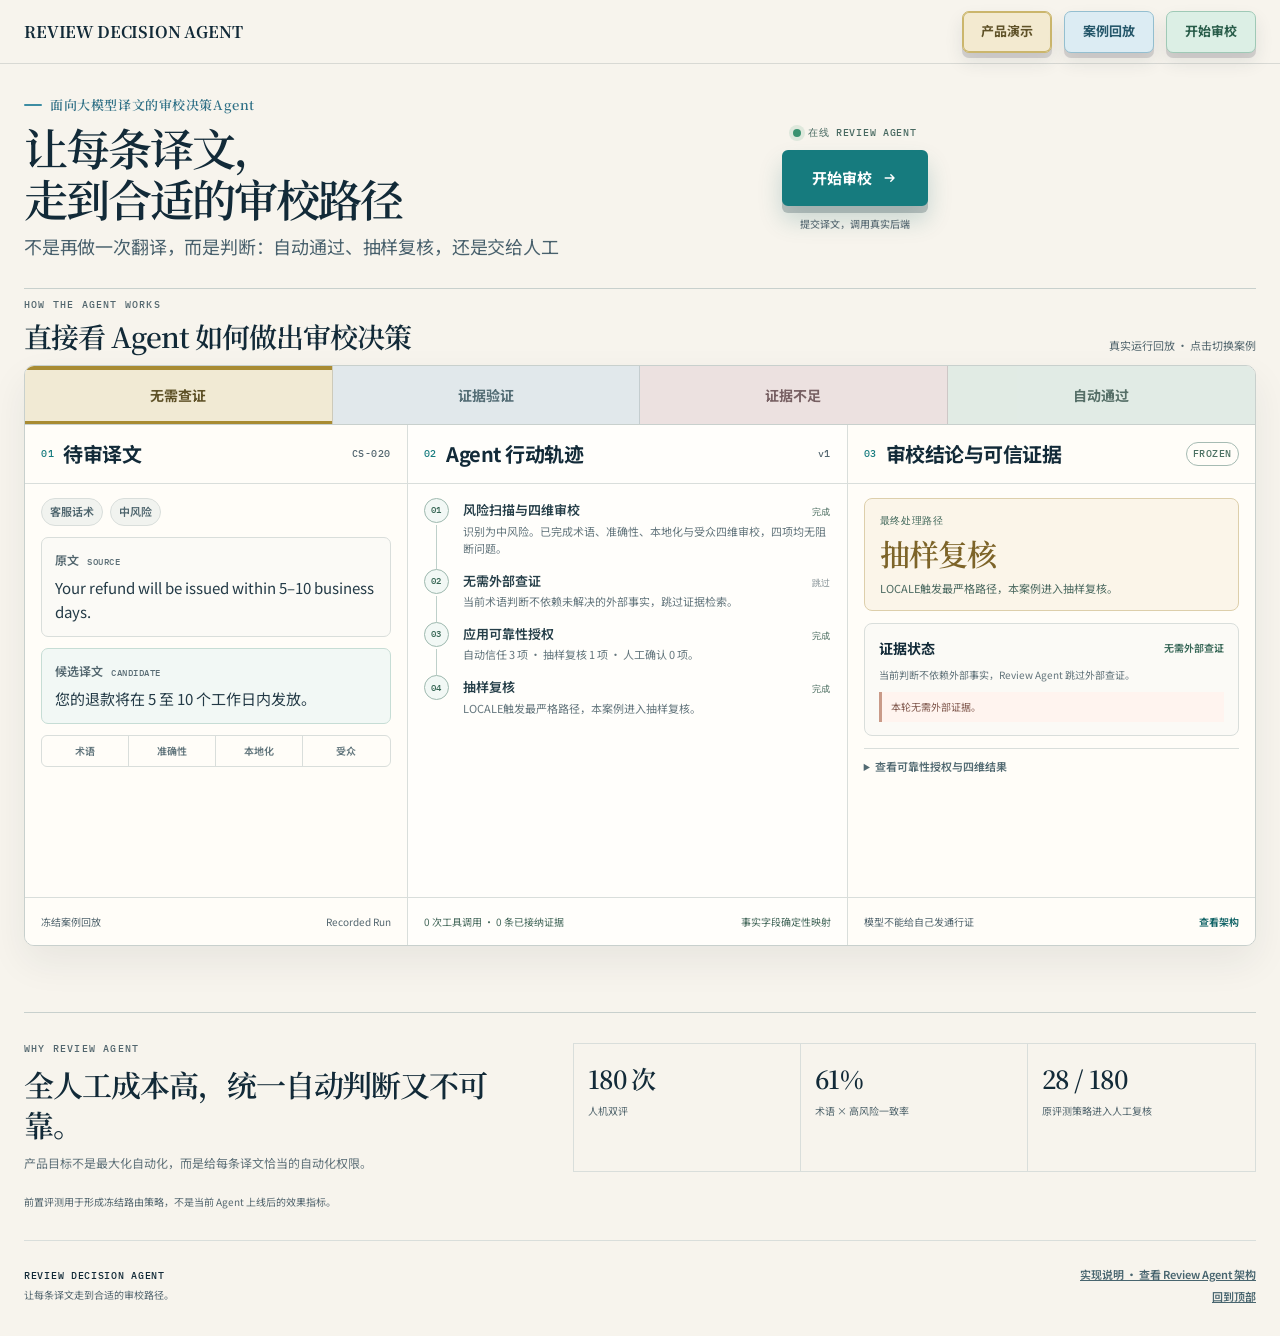
<file: src/review_triage/demo/static/index.html>
<!doctype html>
<html lang="zh-CN">
<head>
  <meta charset="utf-8">
  <meta name="viewport" content="width=device-width, initial-scale=1">
  <meta name="description" content="对 AI 译文进行风险审校、按需查证外部证据，并决定自动通过、抽样复核或人工复核的 Review Decision Agent。">
  <title>面向大模型译文的审校决策Agent</title>
  <link rel="icon" href="data:,">
  <link rel="preconnect" href="https://fonts.googleapis.com">
  <link rel="preconnect" href="https://fonts.gstatic.com" crossorigin>
  <link href="https://fonts.googleapis.com/css2?family=IBM+Plex+Mono:wght@400;500&amp;family=Noto+Sans+SC:wght@400;500;600;700&amp;family=Noto+Serif+SC:wght@500;600;700&amp;display=swap" rel="stylesheet">
  <link rel="stylesheet" href="./styles.css?v=mobile-case-picker-v5">
</head>
<body>
  <header class="site-header">
    <div class="site-header-inner shell">
      <a class="wordmark" href="#top" aria-label="返回页面顶部">REVIEW DECISION AGENT</a>
      <nav id="primary-navigation" class="primary-nav" aria-label="主导航">
        <a class="nav-pill nav-pill-yellow is-active" href="#workspace" aria-current="page">产品演示</a>
        <a class="nav-pill nav-pill-blue" href="#cases">案例回放</a>
        <button class="nav-pill nav-pill-mint" type="button" data-open-live>开始审校</button>
      </nav>
      <button id="mobile-menu-toggle" class="mobile-menu-toggle" type="button" aria-label="打开主导航" aria-expanded="false" aria-controls="primary-navigation">
        <span aria-hidden="true"></span>
        <span aria-hidden="true"></span>
        <span aria-hidden="true"></span>
      </button>
    </div>
  </header>

  <main id="top">
    <section class="hero shell" aria-labelledby="page-title">
      <div class="hero-copy">
        <p class="eyebrow hero-eyebrow">面向大模型译文的审校决策Agent</p>
        <h1 id="page-title"><span class="hero-title-line">让每条译文，</span><span class="hero-title-line">走到合适的审校路径</span></h1>
        <p class="hero-subtitle">不是再做一次翻译，而是判断：自动通过、抽样复核，还是交给人工</p>
      </div>
      <div class="hero-live-cta">
        <p class="hero-live-label"><span aria-hidden="true"></span>在线 Review Agent</p>
        <button class="live-entry" type="button" data-open-live>
          <span>开始审校</span>
          <svg class="live-entry-icon" viewBox="0 0 20 20" aria-hidden="true" focusable="false">
            <path d="M4 10h11m-4-4 4 4-4 4" />
          </svg>
        </button>
        <p class="hero-live-note">提交译文，调用真实后端</p>
      </div>
    </section>

    <section id="workspace" class="workbench shell" aria-labelledby="workspace-title">
      <div class="workbench-heading">
        <div>
          <p class="eyebrow">HOW THE AGENT WORKS</p>
          <h2 id="workspace-title">直接看 Agent 如何做出审校决策</h2>
        </div>
        <p class="truth-note">真实运行回放 · 点击切换案例</p>
      </div>

      <div class="case-workspace-card">
        <button id="mobile-case-picker" class="mobile-case-picker" type="button" aria-expanded="false" aria-controls="cases" data-active-case="1">
          <span class="mobile-case-current">
            <small>当前案例</small>
            <strong id="mobile-case-label">无需查证</strong>
          </span>
          <span class="mobile-case-action">切换案例 <span class="mobile-case-chevron" aria-hidden="true"></span></span>
        </button>
        <div id="cases" class="case-switcher" role="tablist" aria-label="切换四个真实案例">
          <button id="case-tab-direct" class="case-tab is-active" type="button" role="tab" aria-label="无需查证，进入抽样复核的默认案例" aria-selected="true" aria-controls="review-workspace" tabindex="0" data-default-replay data-replay-url="./replays/refund-no-evidence.json?v=trajectory-v1" data-display-case-id="CS-020">
            <span>无需查证</span>
          </button>
          <button id="case-tab-validation" class="case-tab" type="button" role="tab" aria-label="证据验证，命中不等于接纳" aria-selected="false" aria-controls="review-workspace" tabindex="-1" data-replay-url="./replays/mkt-020-evidence-validation.json?v=trajectory-v1" data-display-case-id="MKT-020">
            <span>证据验证</span>
          </button>
          <button id="case-tab-abstain" class="case-tab" type="button" role="tab" aria-label="证据不足，安全弃权后转人工复核" aria-selected="false" aria-controls="review-workspace" tabindex="-1" data-replay-url="./replays/mkt-005-safe-failure.json?v=trajectory-v1" data-display-case-id="MKT-005">
            <span>证据不足</span>
          </button>
          <button id="case-tab-success" class="case-tab" type="button" role="tab" aria-label="自动通过，证据充分案例" aria-selected="false" aria-controls="review-workspace" tabindex="-1" data-replay-url="./replays/ui-003-agent-success.json?v=trajectory-v1" data-display-case-id="UI-003">
            <span>自动通过</span>
          </button>
        </div>

        <p id="replay-status" class="sr-status" role="status" aria-live="polite" aria-atomic="true"></p>

        <div id="review-workspace" class="workspace-grid" role="tabpanel" aria-labelledby="case-tab-direct" aria-busy="true">
        <article class="workspace-panel input-panel" aria-labelledby="input-panel-title">
          <header class="panel-header">
            <div><span class="panel-number">01</span><h3 id="input-panel-title">待审译文</h3></div>
            <span id="case-id" class="case-id">载入中</span>
          </header>
          <div class="panel-body input-body">
            <div class="case-meta" aria-label="案例元数据">
              <span id="content-type">—</span>
              <span id="risk-label">—</span>
            </div>
            <section class="text-block" aria-labelledby="source-heading">
              <h4 id="source-heading">原文 <small>SOURCE</small></h4>
              <p id="source-text">正在载入冻结案例…</p>
            </section>
            <section class="text-block candidate-block" aria-labelledby="translation-heading">
              <h4 id="translation-heading">候选译文 <small>CANDIDATE</small></h4>
              <p id="translation-text">—</p>
            </section>
            <div class="dimension-strip" aria-label="四维审校摘要">
              <span>术语</span><span>准确性</span><span>本地化</span><span>受众</span>
            </div>
          </div>
          <footer class="panel-footer">
            <span>冻结案例回放</span>
            <span>Recorded Run</span>
          </footer>
        </article>

        <article class="workspace-panel trace-panel" aria-labelledby="trace-panel-title">
          <header class="panel-header">
            <div><span class="panel-number">02</span><h3 id="trace-panel-title">Agent 行动轨迹</h3></div>
            <span id="trajectory-version" class="contract-version">—</span>
          </header>
          <div class="panel-body trace-body">
            <ol id="trajectory-list" class="trajectory-list" aria-label="Agent 决策步骤"></ol>
          </div>
          <footer class="panel-footer trace-footer">
            <span id="tool-call-summary">—</span>
            <span>事实字段确定性映射</span>
          </footer>
        </article>

        <article class="workspace-panel outcome-panel" aria-labelledby="outcome-panel-title">
          <header class="panel-header">
            <div><span class="panel-number">03</span><h3 id="outcome-panel-title">审校结论与可信证据</h3></div>
            <span class="frozen-badge">FROZEN</span>
          </header>
          <div class="panel-body outcome-body">
            <section id="route-card" class="route-card" aria-labelledby="route-title">
              <p>最终处理路径</p>
              <h4 id="route-title">正在生成展示…</h4>
              <p id="route-summary">—</p>
            </section>

            <section class="evidence-summary" aria-labelledby="evidence-heading">
              <div class="section-heading-row">
                <h4 id="evidence-heading">证据状态</h4>
                <span id="evidence-status">—</span>
              </div>
              <p id="evidence-explanation">—</p>
              <ul id="evidence-list" class="evidence-list"></ul>
            </section>

            <details class="reliability-details">
              <summary>查看可靠性授权与四维结果</summary>
              <div id="reliability-list" class="reliability-list"></div>
            </details>
          </div>
          <footer class="panel-footer outcome-footer">
            <span>模型不能给自己发通行证</span>
            <a href="./architecture/review-decision-agent.architecture.html" target="_blank" rel="noopener">查看架构</a>
          </footer>
        </article>
        </div>
      </div>
    </section>

    <section class="why-strip shell" aria-labelledby="why-heading">
      <div class="why-copy">
        <p class="eyebrow">WHY REVIEW AGENT</p>
        <h2 id="why-heading">全人工成本高，统一自动判断又不可靠。</h2>
        <p>产品目标不是最大化自动化，而是给每条译文恰当的自动化权限。</p>
      </div>
      <div class="metric-grid" aria-label="三个前置评测指标">
        <div><strong>180 次</strong><span>人机双评</span></div>
        <div><strong>61%</strong><span>术语 × 高风险一致率</span></div>
        <div><strong>28 / 180</strong><span>原评测策略进入人工复核</span></div>
      </div>
      <p class="metric-boundary">前置评测用于形成冻结路由策略，不是当前 Agent 上线后的效果指标。</p>
    </section>

    <footer class="site-footer shell">
      <p><strong>REVIEW DECISION AGENT</strong><span>让每条译文走到合适的审校路径。</span></p>
      <div class="footer-links">
        <a href="./architecture/review-decision-agent.architecture.html" target="_blank" rel="noopener">实现说明 · 查看 Review Agent 架构</a>
        <a class="back-to-top" href="#top">回到顶部</a>
      </div>
    </footer>
  </main>

  <dialog id="live-review-dialog" aria-labelledby="live-review-heading">
    <div class="dialog-shell">
      <header class="dialog-header">
        <div><p class="eyebrow">LIVE REVIEW</p><h2 id="live-review-heading">提交自己的译文</h2></div>
        <button class="dialog-close" type="button" data-close-live aria-label="关闭 Live Review">关闭</button>
      </header>
      <p class="dialog-intro">提交后将调用在线 Review Agent 运行新审校，结果会在当前三栏工作台中展示；若连接失败，流程将安全停止，不生成伪结论。</p>
      <form id="review-form" novalidate>
        <section id="review-progress" class="review-progress" role="status" aria-live="polite" aria-atomic="true" hidden>
          <span class="review-progress-spinner" aria-hidden="true"></span>
          <div>
            <p id="review-progress-kicker" class="review-progress-kicker">LIVE REVIEW · RUNNING</p>
            <h3 id="review-progress-title">提交成功，Review Agent 正在分析</h3>
            <p id="review-progress-message">正在进行风险扫描、证据检索与可靠性判定，请稍候…</p>
          </div>
        </section>
        <label class="field field-wide">英文原文
          <textarea name="source_text" required maxlength="2000" placeholder="粘贴需要审校的英文原文"></textarea>
        </label>
        <label class="field field-wide">候选译文
          <textarea name="translation" required maxlength="2000" placeholder="粘贴已有的简体中文候选译文"></textarea>
        </label>
        <fieldset class="content-type-field">
          <legend>内容类型</legend>
          <div class="segmented" role="radiogroup" aria-label="内容类型">
            <label><input type="radio" name="content_type" value="MARKETING" required checked><span>营销文案</span></label>
            <label><input type="radio" name="content_type" value="CUSTOMER_SUPPORT"><span>客服话术</span></label>
            <label><input type="radio" name="content_type" value="UI"><span>界面文案</span></label>
          </div>
        </fieldset>
        <details class="optional-context">
          <summary>补充业务上下文（可选）</summary>
          <div class="optional-grid">
            <label class="field">品牌 / 领域<input name="brand_or_domain" autocomplete="off"></label>
            <label class="field">上下文说明<input name="context_notes" autocomplete="off"></label>
          </div>
        </details>
        <div class="submit-row">
          <p class="submit-note">结果将直接载入当前三栏工作台</p>
          <button id="submit-button" class="primary-button" type="submit">开始审校</button>
        </div>
      </form>
    </div>
  </dialog>

  <noscript><p class="noscript">请启用 JavaScript 以切换四个冻结案例或运行在线审校。</p></noscript>
  <script src="./app.js?v=mobile-case-picker-v5" defer></script>
</body>
</html>
</file>
<file: src/review_triage/demo/static/styles.css>
:root{
  --ink:#122a38;
  --muted:#61727a;
  --paper:#f7f4ed;
  --surface:#fffdf8;
  --soft:#f1f3ef;
  --line:#d9dedb;
  --line-strong:#c8d0cd;
  --teal:#167b7e;
  --teal-dark:#0f6265;
  --teal-soft:#e7f2ef;
  --mint:#dcefe5;
  --yellow-soft:#f3ead0;
  --yellow-hover:#e8d9a9;
  --blue-soft:#dcecf3;
  --blue-hover:#c9e3ee;
  --success:#277455;
  --success-soft:#eaf5ec;
  --warning:#a55b1f;
  --warning-soft:#fff1e4;
  --danger:#9b4c3b;
  --danger-soft:#fff0ec;
  --shadow:0 16px 38px rgba(31,49,56,.07);
  --control-shadow:0 5px 0 rgba(86,83,94,.2),0 9px 18px rgba(31,49,56,.1);
  --font-sans:"Noto Sans SC","PingFang SC","Microsoft YaHei UI","Microsoft YaHei",system-ui,sans-serif;
  --font-serif:"Noto Serif SC","Source Han Serif SC","Songti SC","STSong","SimSun",serif;
  --font-mono:"IBM Plex Mono","SFMono-Regular",Consolas,"Liberation Mono",monospace;
  color:var(--ink);
  background:var(--paper);
  font-family:var(--font-sans);
}

*{box-sizing:border-box}
html{scroll-behavior:smooth;scroll-padding-top:78px}
body{min-width:0;margin:0;overflow-x:hidden;background:var(--paper);color:var(--ink);font-family:var(--font-sans);font-size:15px;font-weight:400;line-height:1.6;-webkit-font-smoothing:antialiased;text-rendering:optimizeLegibility}
button,input,textarea{font:inherit}
button,a,summary{touch-action:manipulation}
button{cursor:pointer}
a{color:inherit}
button:focus-visible,a:focus-visible,input:focus-visible,textarea:focus-visible,summary:focus-visible{outline:3px solid #3b9598;outline-offset:3px}
.shell{width:min(1360px,calc(100% - 48px));margin-inline:auto;min-width:0}
.eyebrow{margin:0 0 8px;color:#52666e;font-family:var(--font-mono);font-size:10px;font-weight:500;line-height:1.25;letter-spacing:.12em}
.hero-eyebrow{display:flex;align-items:center;gap:8px;color:#2f7086;font-family:var(--font-serif);font-size:13px;font-weight:600;line-height:1.4;letter-spacing:.045em}
.hero-eyebrow::before{width:18px;height:2px;border-radius:999px;background:#3d8da3;content:"";flex:0 0 auto}

.site-header{position:sticky;top:0;z-index:20;height:64px;border-bottom:1px solid rgba(34,57,66,.14);background:rgba(247,244,237,.96);backdrop-filter:blur(14px)}
.site-header-inner{display:flex;height:100%;align-items:center;justify-content:space-between;gap:32px}
.wordmark{font-family:var(--font-serif);font-size:16px;font-weight:700;letter-spacing:-.01em;text-decoration:none;white-space:nowrap}
.primary-nav{display:flex;align-items:center;justify-content:flex-end;gap:12px;margin-left:auto}
.nav-pill{display:inline-flex;min-height:42px;align-items:center;justify-content:center;padding:0 18px;border:1px solid var(--pill-border);border-radius:7px;background:var(--pill-bg);box-shadow:var(--control-shadow);color:var(--pill-ink);font-size:13px;font-weight:700;text-decoration:none;white-space:nowrap;transition:transform .18s cubic-bezier(.2,.8,.2,1),box-shadow .18s ease,background-color .18s ease,border-color .18s ease}
.nav-pill-yellow{--pill-bg:var(--yellow-soft);--pill-border:#cbb66c;--pill-hover:var(--yellow-hover);--pill-ink:#5f5228}
.nav-pill-blue{--pill-bg:var(--blue-soft);--pill-border:#94bfd0;--pill-hover:var(--blue-hover);--pill-ink:#25576a}
.nav-pill-mint{--pill-bg:var(--mint);--pill-border:#9fc9b6;--pill-hover:#c9e7d8;--pill-ink:#285c49}
.nav-pill.is-active{box-shadow:inset 0 0 0 1px var(--pill-border),var(--control-shadow)}
@media(hover:hover) and (pointer:fine){
  .nav-pill:hover{transform:translateY(-3px);background:var(--pill-hover);box-shadow:var(--control-shadow)}
}
.nav-pill:active{transform:translateY(1px);box-shadow:0 2px 0 rgba(86,83,94,.2),0 4px 9px rgba(31,49,56,.08)}
.mobile-menu-toggle{display:none}
.hero{display:grid;grid-template-columns:minmax(0,1.08fr) minmax(360px,.92fr);gap:40px;align-items:center;padding:32px 0 27px}
.hero-copy{min-width:0}
.hero h1{margin:0;font-family:var(--font-serif);font-size:clamp(40px,3.45vw,52px);font-weight:600;line-height:1.15;letter-spacing:-.045em}
.hero-title-line{display:block;white-space:nowrap}
.hero-subtitle{margin:9px 0 0;color:#49616d;font-size:18px;font-weight:400;line-height:1.55;letter-spacing:-.01em}
.hero-live-cta{display:grid;min-width:250px;justify-self:start;justify-items:center;gap:9px;padding:18px 0 18px 44px}
.hero-live-label{display:flex;align-items:center;gap:7px;margin:0;color:#496a62;font-family:var(--font-mono);font-size:10px;font-weight:500;letter-spacing:.07em;text-transform:uppercase}
.hero-live-label span{width:8px;height:8px;border-radius:50%;background:#3a9270;box-shadow:0 0 0 4px rgba(58,146,112,.13)}
.hero-live-note{margin:1px 0 0;color:#61727a;font-size:10px;font-weight:500}
.live-entry,.primary-button,.dialog-close{min-height:44px;border-radius:6px;font-weight:600}
.live-entry{display:inline-flex;min-height:56px;align-items:center;justify-content:center;gap:10px;padding:0 28px;border:2px solid var(--teal);background:var(--teal);box-shadow:0 7px 0 rgba(80,99,105,.34),0 14px 25px rgba(12,94,93,.2);color:#fff;font-size:15px;font-weight:700;white-space:nowrap;transition:transform .18s cubic-bezier(.2,.8,.2,1),box-shadow .18s ease,background-color .18s ease,border-color .18s ease}
.live-entry-icon{width:16px;height:16px;fill:none;stroke:currentColor;stroke-linecap:round;stroke-linejoin:round;stroke-width:1.8;transition:transform .18s cubic-bezier(.2,.8,.2,1)}
@media(hover:hover) and (pointer:fine){
  .live-entry:hover{transform:translateY(-4px) scale(1.02);border-color:#0b6766;background:#0b6766;box-shadow:0 7px 0 rgba(80,99,105,.34),0 14px 25px rgba(12,94,93,.25)}
  .live-entry:hover .live-entry-icon{transform:translateX(4px)}
}
.live-entry:active{transform:translateY(2px) scale(.99);box-shadow:0 3px 0 rgba(80,99,105,.34),0 7px 14px rgba(12,94,93,.16)}

.workbench{padding-bottom:18px}
.workbench-heading{display:flex;align-items:end;justify-content:space-between;gap:24px;padding:10px 0 11px;border-top:1px solid var(--line-strong)}
.workbench-heading h2{margin:0;font-family:var(--font-serif);font-size:28px;font-weight:600;line-height:1.25;letter-spacing:-.035em}
.truth-note{margin:0;color:#52666e;font-size:11px;white-space:nowrap}
.case-workspace-card{border:1px solid var(--line-strong);border-radius:10px;background:var(--surface);box-shadow:var(--shadow);overflow:hidden}
.mobile-case-picker{display:none}
.case-switcher{display:grid;grid-template-columns:repeat(4,minmax(0,1fr));border-bottom:1px solid var(--line-strong);background:#e3e5e2}
.case-tab{position:relative;display:grid;min-width:0;min-height:58px;align-content:center;padding:8px 12px;border:0;border-right:1px solid rgba(61,78,80,.2);border-radius:0;background:var(--tab-bg);box-shadow:none;color:var(--tab-ink);text-align:center;transition:transform .18s cubic-bezier(.2,.8,.2,1),background-color .16s ease,box-shadow .16s ease,color .16s ease,filter .16s ease}
.case-tab:last-child{border-right:0}
.case-tab:nth-child(1){--tab-bg:#f1ead4;--tab-bg-hover:#e9dfbd;--tab-accent:#a88b32;--tab-ink:#5f5228}
.case-tab:nth-child(2){--tab-bg:#dcecf3;--tab-bg-hover:#cee4ee;--tab-accent:#327d98;--tab-ink:#25576a}
.case-tab:nth-child(3){--tab-bg:#f6dfdf;--tab-bg-hover:#f0ced0;--tab-accent:#ad5961;--tab-ink:#743d43}
.case-tab:nth-child(4){--tab-bg:#dcefe5;--tab-bg-hover:#cce7d8;--tab-accent:#2f8062;--tab-ink:#285c49}
.case-tab span{overflow:hidden;font-size:14px;font-weight:700;text-overflow:ellipsis;white-space:nowrap}
.case-tab:not(.is-active){background:color-mix(in srgb,var(--tab-bg) 78%,#e4e5e1);color:color-mix(in srgb,var(--tab-ink) 72%,#687276);filter:saturate(.72);opacity:.88}
@media(hover:hover) and (pointer:fine){.case-tab:not(.is-active):hover{z-index:2;background:var(--tab-bg-hover);box-shadow:inset 0 4px 0 var(--tab-accent);color:var(--tab-ink);filter:none;opacity:1}}
.case-tab:active{background:var(--tab-bg-hover);box-shadow:inset 0 3px 0 var(--tab-accent);filter:none}
.case-tab.is-active{z-index:1;background:var(--tab-bg);color:var(--tab-ink);box-shadow:inset 0 4px 0 var(--tab-accent),inset 0 -3px 0 var(--tab-accent);filter:none}
.case-tab:disabled{cursor:wait;opacity:.72}
.sr-status{position:absolute;width:1px;height:1px;margin:-1px;overflow:hidden;clip:rect(0,0,0,0);white-space:nowrap}

.workspace-grid{display:grid;height:clamp(465px,calc(100vh - 366px),520px);min-height:0;grid-template-columns:minmax(0,.94fr) minmax(0,1.08fr) minmax(0,1fr);background:var(--surface);transition:opacity .16s ease}
.workspace-grid[aria-busy="true"]{opacity:.58}
.workspace-panel{display:grid;min-width:0;min-height:0;grid-template-rows:auto minmax(0,1fr) auto;border-right:1px solid var(--line)}
.workspace-panel:last-child{border-right:0}
.panel-header{display:flex;min-height:59px;align-items:center;justify-content:space-between;gap:14px;padding:12px 16px;border-bottom:1px solid var(--line)}
.panel-header>div{display:flex;min-width:0;align-items:center;gap:9px}
.panel-header h3{min-width:0;margin:0;font-size:20px;font-weight:700;line-height:1.3;letter-spacing:-.025em}
.panel-number{color:var(--teal);font-family:var(--font-mono);font-size:10px;font-weight:500;letter-spacing:.06em}
.case-id,.contract-version,.frozen-badge{flex:0 0 auto;color:#53666f;font-family:var(--font-mono);font-size:10px;font-weight:500;letter-spacing:.055em;white-space:nowrap}
.frozen-badge{padding:3px 6px;border:1px solid #a6bbb3;border-radius:999px;color:#4b7062}
.panel-body{min-width:0;min-height:0;overflow:auto;padding:14px 16px;scrollbar-color:#b9c7c2 transparent;scrollbar-width:thin}
.panel-footer{display:flex;min-height:48px;align-items:center;justify-content:space-between;gap:12px;padding:8px 16px;border-top:1px solid var(--line);color:#53666f;font-size:10px}

.input-body{display:grid;align-content:start;gap:11px}
.case-meta{display:flex;flex-wrap:wrap;gap:7px}
.case-meta span{padding:4px 8px;border:1px solid var(--line);border-radius:999px;background:var(--soft);color:#4f666e;font-size:11px;font-weight:600}
.text-block{padding:12px 13px;border:1px solid var(--line);border-radius:7px;background:#fbfaf6}
.candidate-block{border-color:#c6ddd5;background:#f2f8f5}
.text-block h4{margin:0;color:#52666e;font-size:12px;font-weight:600}
.text-block h4 small{margin-left:5px;color:#5b6e76;font-family:var(--font-mono);font-size:9px;font-weight:500;letter-spacing:.06em}
.text-block p{margin:7px 0 0;color:#233a46;font-size:15px;font-weight:400;line-height:1.6;overflow-wrap:anywhere;white-space:pre-wrap}
.dimension-strip{display:grid;grid-template-columns:repeat(4,minmax(0,1fr));border:1px solid var(--line);border-radius:6px;overflow:hidden}
.dimension-strip span{padding:7px 3px;border-right:1px solid var(--line);color:#61757c;font-size:10px;font-weight:600;text-align:center}
.dimension-strip span:last-child{border-right:0}
.trace-panel{background:#fffefb}
.trajectory-list{display:grid;gap:0;margin:0;padding:0;list-style:none}
.trajectory-step{position:relative;display:grid;grid-template-columns:29px minmax(0,1fr);gap:10px;padding:0 0 12px}
.trajectory-step:not(:last-child)::after{position:absolute;top:27px;bottom:0;left:12px;width:1px;background:#bfd0ca;content:""}
.step-index{position:relative;z-index:1;display:grid;width:25px;height:25px;place-items:center;border:1px solid #9eb9af;border-radius:50%;background:#f2f8f5;color:#346452;font-family:var(--font-mono);font-size:9px;font-weight:500}
.step-copy{min-width:0;padding:3px 0 0}
.step-copy header{display:flex;align-items:baseline;justify-content:space-between;gap:8px}
.step-copy strong{color:#263f49;font-size:13px;font-weight:600;line-height:1.4}
.step-state{flex:0 0 auto;color:#45685b;font-family:var(--font-mono);font-size:9px;font-weight:500;letter-spacing:.045em}
.trajectory-step[data-status="MISS"] .step-state,.trajectory-step[data-status="SAFE_ABSTAIN"] .step-state{color:var(--danger)}
.trajectory-step[data-status="SKIPPED"] .step-state{color:#7b888d}
.step-copy p{margin:3px 0 0;color:#64767d;font-size:11px;font-weight:400;line-height:1.55;overflow-wrap:anywhere}
.trace-footer{color:#45685b}

.outcome-body{display:grid;align-content:start;gap:12px}
.route-card{padding:14px 15px;border:1px solid #cbd9d3;border-radius:8px;background:var(--teal-soft)}
.route-card>p:first-child{margin:0;color:#3f6659;font-family:var(--font-mono);font-size:10px;font-weight:500;letter-spacing:.06em}
.route-card h4{margin:6px 0 0;color:#195a4b;font-family:var(--font-serif);font-size:30px;font-weight:600;line-height:1.25;letter-spacing:-.035em}
.route-card>p:last-child{margin:7px 0 0;color:#4c6a61;font-size:11px;line-height:1.5}
.route-card[data-route="SAMPLE_POOL"]{border-color:#ddcfab;background:#fbf5e9}.route-card[data-route="SAMPLE_POOL"] h4{color:#7d6429}
.route-card[data-route="HUMAN_REQUIRED"]{border-color:#e4c2b8;background:var(--danger-soft)}.route-card[data-route="HUMAN_REQUIRED"] h4{color:#8d3f31}
.route-card[data-route="REVIEW_INCOMPLETE"]{border-color:#d4d8d7;background:#f4f5f3}.route-card[data-route="REVIEW_INCOMPLETE"] h4{color:#4f6268}
.evidence-summary{padding:13px 14px;border:1px solid var(--line);border-radius:8px;background:#fbfaf6}
.section-heading-row{display:flex;align-items:center;justify-content:space-between;gap:12px}
.section-heading-row h4{margin:0;font-size:14px;font-weight:700}
.section-heading-row span{color:#376757;font-size:10px;font-weight:600;text-align:right}
.evidence-summary>p{margin:7px 0 0;color:#61737a;font-size:10px;line-height:1.5}
.evidence-list{display:grid;gap:7px;margin:10px 0 0;padding:0;list-style:none}
.evidence-list li{padding:8px 9px;border-left:3px solid #7fa48f;background:#eef5f1;color:#405e54;font-size:10px;line-height:1.45;overflow-wrap:anywhere}
.evidence-list a{display:inline-block;margin-top:4px;color:var(--teal-dark);font-weight:600}
.evidence-empty{border-left-color:#c99a88!important;background:#fff4ef!important;color:#80584d!important}
.reliability-details{border-top:1px solid var(--line);padding-top:9px}
.reliability-details summary{min-height:32px;color:#526a72;font-size:11px;font-weight:600;cursor:pointer}
.reliability-list{display:grid;gap:5px;margin-top:7px}
.reliability-row{display:flex;align-items:center;justify-content:space-between;gap:12px;padding:6px 0;border-bottom:1px solid var(--line);font-size:9px}
.reliability-row:last-child{border-bottom:0}
.reliability-row span{color:#53666f}.reliability-row strong{color:#365b4f;text-align:right}
.outcome-footer a{color:var(--teal-dark);font-size:10px;font-weight:600;text-decoration:none}

.why-strip{display:grid;grid-template-columns:minmax(250px,.85fr) minmax(0,1.15fr);gap:22px 44px;margin-top:48px;padding:30px 0;border-top:1px solid var(--line-strong);border-bottom:1px solid var(--line)}
.why-copy h2{margin:0;font-family:var(--font-serif);font-size:30px;font-weight:600;line-height:1.35;letter-spacing:-.035em}
.why-copy>p:last-child{margin:8px 0 0;color:#60727a;font-size:12px}
.metric-grid{display:grid;grid-template-columns:repeat(3,minmax(0,1fr));border:1px solid var(--line)}
.metric-grid div{padding:14px;border-right:1px solid var(--line)}
.metric-grid div:last-child{border-right:0}
.metric-grid strong,.metric-grid span{display:block}
.metric-grid strong{font-family:var(--font-serif);font-size:25px;font-weight:600;letter-spacing:-.025em}.metric-grid span{margin-top:5px;color:#52666e;font-size:10px}
.metric-boundary{grid-column:1/-1;margin:0;color:#53666f;font-size:10px}
.site-footer{display:flex;align-items:center;justify-content:space-between;gap:24px;padding:25px 0 30px}
.site-footer p{display:grid;gap:3px;margin:0}.site-footer strong{font-family:var(--font-mono);font-size:10px;font-weight:500;letter-spacing:.07em}.site-footer span{color:#53666f;font-size:10px}
.site-footer a{color:#48656f;font-size:11px;font-weight:600}
.footer-links{display:grid;justify-items:end;gap:5px;text-align:right}
.back-to-top{width:max-content}

dialog{width:min(760px,calc(100% - 32px));max-height:calc(100dvh - 32px);padding:0;border:1px solid var(--line-strong);border-radius:10px;background:var(--surface);color:var(--ink);box-shadow:0 28px 80px rgba(18,42,56,.22);overflow:auto}
dialog::backdrop{background:rgba(18,42,56,.44);backdrop-filter:blur(3px)}
.dialog-shell{padding:22px}
.dialog-header{display:flex;align-items:start;justify-content:space-between;gap:20px;padding-bottom:14px;border-bottom:1px solid var(--line)}
.dialog-header h2{margin:0;font-family:var(--font-serif);font-size:30px;font-weight:600;letter-spacing:-.035em}
.dialog-close{min-width:58px;padding:0 12px;border:1px solid var(--line-strong);background:var(--surface);box-shadow:0 4px 0 rgba(86,83,94,.17),0 7px 12px rgba(31,49,56,.07);color:#52666e;font-size:11px;transition:transform .18s cubic-bezier(.2,.8,.2,1),box-shadow .18s ease,background-color .18s ease}
@media(hover:hover) and (pointer:fine){.dialog-close:hover{transform:translateY(-2px);background:var(--soft);box-shadow:0 4px 0 rgba(86,83,94,.17),0 7px 12px rgba(31,49,56,.09)}}
.dialog-close:active{transform:translateY(1px);box-shadow:0 2px 0 rgba(86,83,94,.17),0 3px 7px rgba(31,49,56,.06)}
.dialog-intro{margin:13px 0;color:#61737a;font-size:12px;line-height:1.55}
#review-form{display:grid;grid-template-columns:1fr 1fr;gap:13px}
.review-progress{grid-column:1/-1;display:grid;grid-template-columns:auto minmax(0,1fr);gap:13px;align-items:center;padding:14px 15px;border:1px solid #a7cbc0;border-radius:8px;background:#eef7f3;box-shadow:0 8px 20px rgba(31,91,73,.09)}
.review-progress[hidden]{display:none}
.review-progress-spinner{width:30px;height:30px;border:3px solid #bddbd1;border-top-color:var(--teal);border-radius:50%;animation:review-spin .85s linear infinite}
.review-progress-kicker{margin:0;color:#477466;font-family:var(--font-mono);font-size:9px;font-weight:500;letter-spacing:.08em}
.review-progress h3{margin:3px 0 0;color:#235d4c;font-size:14px;font-weight:700;line-height:1.4}
.review-progress div>p:last-child{margin:3px 0 0;color:#58736a;font-size:11px;line-height:1.5}
.review-progress.is-error{border-color:#dfb7ad;background:var(--danger-soft);box-shadow:none}
.review-progress.is-error .review-progress-spinner{position:relative;border-color:#c87966;animation:none}
.review-progress.is-error .review-progress-spinner::before,.review-progress.is-error .review-progress-spinner::after{position:absolute;top:50%;left:50%;width:14px;height:2px;border-radius:999px;background:#9b4c3b;content:""}
.review-progress.is-error .review-progress-spinner::before{transform:translate(-50%,-50%) rotate(45deg)}
.review-progress.is-error .review-progress-spinner::after{transform:translate(-50%,-50%) rotate(-45deg)}
.review-progress.is-error .review-progress-kicker,.review-progress.is-error h3{color:#8d3f31}
.review-progress.is-error div>p:last-child{color:#80584d}
@keyframes review-spin{to{transform:rotate(360deg)}}
.field{display:grid;gap:6px;min-width:0;color:#344c57;font-size:12px;font-weight:600}
.field-wide{grid-column:span 1}
textarea,input{width:100%;border:1px solid var(--line-strong);border-radius:6px;background:#fff;color:var(--ink)}
textarea{min-height:108px;padding:10px 11px;line-height:1.5;resize:vertical}
input{min-height:42px;padding:8px 10px}
.content-type-field,.optional-context,.submit-row{grid-column:1/-1}
.content-type-field{min-width:0;margin:0;padding:0;border:0}
.content-type-field legend{margin-bottom:6px;font-size:12px;font-weight:600}
.segmented{display:grid;grid-template-columns:repeat(3,minmax(0,1fr));gap:7px}
.segmented label{position:relative;min-width:0}
.segmented input{position:absolute;inset:0;height:100%;opacity:0}
.segmented span{display:grid;min-height:44px;place-items:center;border:1px solid var(--line-strong);border-radius:6px;background:#fff;box-shadow:0 3px 0 rgba(86,83,94,.14),0 6px 10px rgba(31,49,56,.05);color:#53676f;font-size:11px;font-weight:600;transition:transform .18s cubic-bezier(.2,.8,.2,1),box-shadow .18s ease,background-color .18s ease}
@media(hover:hover) and (pointer:fine){.segmented label:hover span{transform:translateY(-2px);box-shadow:0 3px 0 rgba(86,83,94,.14),0 6px 10px rgba(31,49,56,.08)}}
.segmented input:checked+span{border-color:#6e9c8e;background:var(--teal-soft);color:#315e50}
.segmented input:focus-visible+span{outline:3px solid #3b9598;outline-offset:2px}
.optional-context{padding-top:3px}
.optional-context summary{display:flex;min-height:40px;align-items:center;color:#516870;font-size:11px;font-weight:600;cursor:pointer}
.optional-grid{display:grid;grid-template-columns:1fr 1fr;gap:10px;margin-top:8px}
.submit-row{display:flex;min-height:58px;align-items:center;justify-content:space-between;gap:15px;padding-top:12px;border-top:1px solid var(--line)}
.submit-note{margin:0;color:#687a81;font-size:11px;line-height:1.45}
.primary-button{flex:0 0 auto;padding:0 17px;border:0;background:var(--teal);box-shadow:0 5px 0 rgba(80,99,105,.3),0 9px 16px rgba(12,94,93,.15);color:#fff;font-size:12px;transition:transform .18s cubic-bezier(.2,.8,.2,1),box-shadow .18s ease,background-color .18s ease}
@media(hover:hover) and (pointer:fine){.primary-button:hover{transform:translateY(-3px);background:var(--teal-dark);box-shadow:0 5px 0 rgba(80,99,105,.3),0 9px 16px rgba(12,94,93,.2)}}
.primary-button:active{transform:translateY(1px);box-shadow:0 2px 0 rgba(80,99,105,.3),0 4px 8px rgba(12,94,93,.12)}
.primary-button:disabled{cursor:wait;opacity:.62;transform:none;box-shadow:0 3px 0 rgba(80,99,105,.2)}
.noscript{margin:20px;padding:12px;border:1px solid #e4c2b8;background:var(--danger-soft);color:#8d3f31}

@media(max-width:1180px){
  .hero{grid-template-columns:minmax(0,1fr) minmax(300px,.72fr);gap:28px}
  .hero-live-cta{padding-left:28px}
  .workspace-grid{height:auto;min-height:0;grid-template-columns:1fr 1fr}.input-panel{grid-column:1/-1}.workspace-panel{min-height:430px}.input-panel{min-height:330px;border-right:0;border-bottom:1px solid var(--line)}
}

@media(max-width:760px){
  .shell{width:min(100% - 28px,1360px)}
  .site-header{height:auto;min-height:62px}
  .site-header-inner{position:relative;min-height:62px;gap:12px}
  .wordmark{font-size:13px}
  .mobile-menu-toggle{display:grid;width:48px;height:48px;padding:0;border:1px solid var(--line-strong);border-radius:7px;background:var(--surface);box-shadow:0 4px 0 rgba(86,83,94,.16),0 7px 12px rgba(31,49,56,.07);place-content:center;gap:5px;color:var(--ink);transition:transform .18s cubic-bezier(.2,.8,.2,1),box-shadow .18s ease,background-color .16s ease}
  .mobile-menu-toggle:hover{transform:translateY(-2px);background:var(--mint);box-shadow:0 4px 0 rgba(86,83,94,.16),0 7px 12px rgba(31,49,56,.09)}
  .mobile-menu-toggle:active{transform:translateY(1px);box-shadow:0 2px 0 rgba(86,83,94,.16)}
  .mobile-menu-toggle span{display:block;width:22px;height:2px;border-radius:999px;background:currentColor;transform-origin:center;transition:transform .18s ease,opacity .14s ease}
  .site-header.is-menu-open .mobile-menu-toggle span:nth-child(1){transform:translateY(7px) rotate(45deg)}
  .site-header.is-menu-open .mobile-menu-toggle span:nth-child(2){opacity:0}
  .site-header.is-menu-open .mobile-menu-toggle span:nth-child(3){transform:translateY(-7px) rotate(-45deg)}
  .primary-nav{position:absolute;top:calc(100% + 8px);right:0;display:flex;width:min(260px,calc(100vw - 28px));align-items:stretch;flex-direction:column;gap:9px;padding:11px 10px 15px;border:1px solid var(--line-strong);border-radius:8px;background:var(--surface);box-shadow:var(--shadow);opacity:0;pointer-events:none;transform:translateY(-6px);transition:opacity .16s ease,transform .16s ease;visibility:hidden}
  .site-header.is-menu-open .primary-nav{opacity:1;pointer-events:auto;transform:translateY(0);visibility:visible}
  .nav-pill{width:100%;min-height:48px;justify-content:flex-start;padding-inline:14px;font-size:13px}
  .hero{grid-template-columns:1fr;gap:20px;padding:26px 0 24px}
  .hero h1{font-size:36px}
  .hero-subtitle{font-size:16px}
  .hero-live-cta{min-width:0;justify-items:stretch;padding:4px 0 3px;border:0}
  .hero-live-label,.hero-live-note{display:none}
  .workbench-heading{display:block;padding-top:12px}.workbench-heading h2{font-size:24px}.truth-note{margin-top:7px;white-space:normal}
  .workspace-grid{display:block}.workspace-panel,.input-panel{min-height:0;border-right:0;border-bottom:1px solid var(--line)}.workspace-panel:last-child{border-bottom:0}.panel-body{max-height:none;overflow:visible}.panel-header{min-height:56px}.text-block p{font-size:13px}.trajectory-list{gap:3px}.route-card h4{font-size:24px}
  .why-strip{grid-template-columns:1fr;gap:18px;margin-top:36px}.metric-grid{grid-template-columns:1fr}.metric-grid div{display:grid;grid-template-columns:110px 1fr;align-items:center;border-right:0;border-bottom:1px solid var(--line)}.metric-grid div:last-child{border-bottom:0}.metric-grid span{margin:0}.metric-boundary{grid-column:1}
  .site-footer{align-items:flex-start;gap:12px}.site-footer p{min-width:0}.site-footer p span{display:none}.footer-links{max-width:none;flex:0 0 auto}.site-footer a{text-align:right;white-space:nowrap}
  .dialog-shell{padding:18px}.dialog-header{gap:12px}.dialog-header h2{font-size:24px}#review-form{grid-template-columns:1fr}.field-wide{grid-column:1}.optional-grid{grid-template-columns:1fr}.submit-row{align-items:stretch;flex-direction:column}.primary-button{width:100%}
}

@media(max-width:760px),(max-width:900px) and (max-height:500px){
  .hero-live-label,.hero-live-note{display:none}
  .hero-live-cta .live-entry{min-height:54px;padding-inline:26px;border:1px solid #4fa77d;background:#7dd2a8;box-shadow:0 5px 13px rgba(43,126,91,.22);color:#173f31}
  .hero-live-cta .live-entry:active{transform:translateY(1px) scale(.99);background:#70c99d;box-shadow:0 2px 7px rgba(43,126,91,.18)}
  .mobile-case-picker{--current-bg:#dcefe5;--current-accent:#2f8062;display:flex;width:100%;min-height:58px;align-items:center;justify-content:space-between;gap:14px;padding:9px 14px 9px 16px;border:0;border-left:4px solid var(--current-accent);border-radius:0;background:var(--current-bg);color:var(--ink);text-align:left;transition:background-color .16s ease}
  .mobile-case-picker[data-active-case="1"]{--current-bg:#f1ead4;--current-accent:#a88b32}.mobile-case-picker[data-active-case="2"]{--current-bg:#dcecf3;--current-accent:#327d98}.mobile-case-picker[data-active-case="3"]{--current-bg:#f6dfdf;--current-accent:#ad5961}.mobile-case-picker[data-active-case="4"]{--current-bg:#dcefe5;--current-accent:#2f8062}
  .mobile-case-current{display:grid;gap:1px}.mobile-case-current small{color:#607078;font-family:var(--font-mono);font-size:9px;font-weight:500;letter-spacing:.08em}.mobile-case-current strong{font-size:15px;font-weight:700}
  .mobile-case-action{display:flex;align-items:center;gap:8px;color:var(--teal-dark);font-size:13px;font-weight:700;white-space:nowrap}.mobile-case-chevron{width:8px;height:8px;border-right:2px solid currentColor;border-bottom:2px solid currentColor;transform:translateY(-2px) rotate(45deg);transition:transform .16s ease}.mobile-case-picker[aria-expanded="true"] .mobile-case-chevron{transform:translateY(2px) rotate(225deg)}
  .case-switcher{display:none;grid-template-columns:1fr 1fr}.case-switcher.is-mobile-open{display:grid}.case-tab{min-height:54px}.case-tab:nth-child(2){border-right:0}.case-tab:nth-child(-n+2){border-bottom:1px solid rgba(61,78,80,.2)}.case-tab span{white-space:normal}
}

@media(max-width:900px) and (max-height:500px){
  .site-header{height:56px}
  .hero{gap:24px;padding:18px 0 16px}
  .hero h1{font-size:34px}
  .hero-subtitle{margin-top:5px;font-size:15px}
  .hero-live-cta{min-width:220px;padding:0}
  .hero-live-cta .live-entry{min-height:48px}
  .workbench-heading{padding:7px 0 8px}.workbench-heading h2{font-size:24px}
}

@media(max-width:460px){
  .hero h1{font-size:30px}.hero-subtitle{font-size:15px}.dimension-strip{grid-template-columns:1fr 1fr}.dimension-strip span:nth-child(2){border-right:0}.dimension-strip span:nth-child(-n+2){border-bottom:1px solid var(--line)}
  .dialog-header h2{font-size:22px}.dialog-close{min-width:52px;padding-inline:9px}
}

@media(prefers-reduced-motion:reduce){html{scroll-behavior:auto}*,*::before,*::after{scroll-behavior:auto!important;transition:none!important}}
</file>
